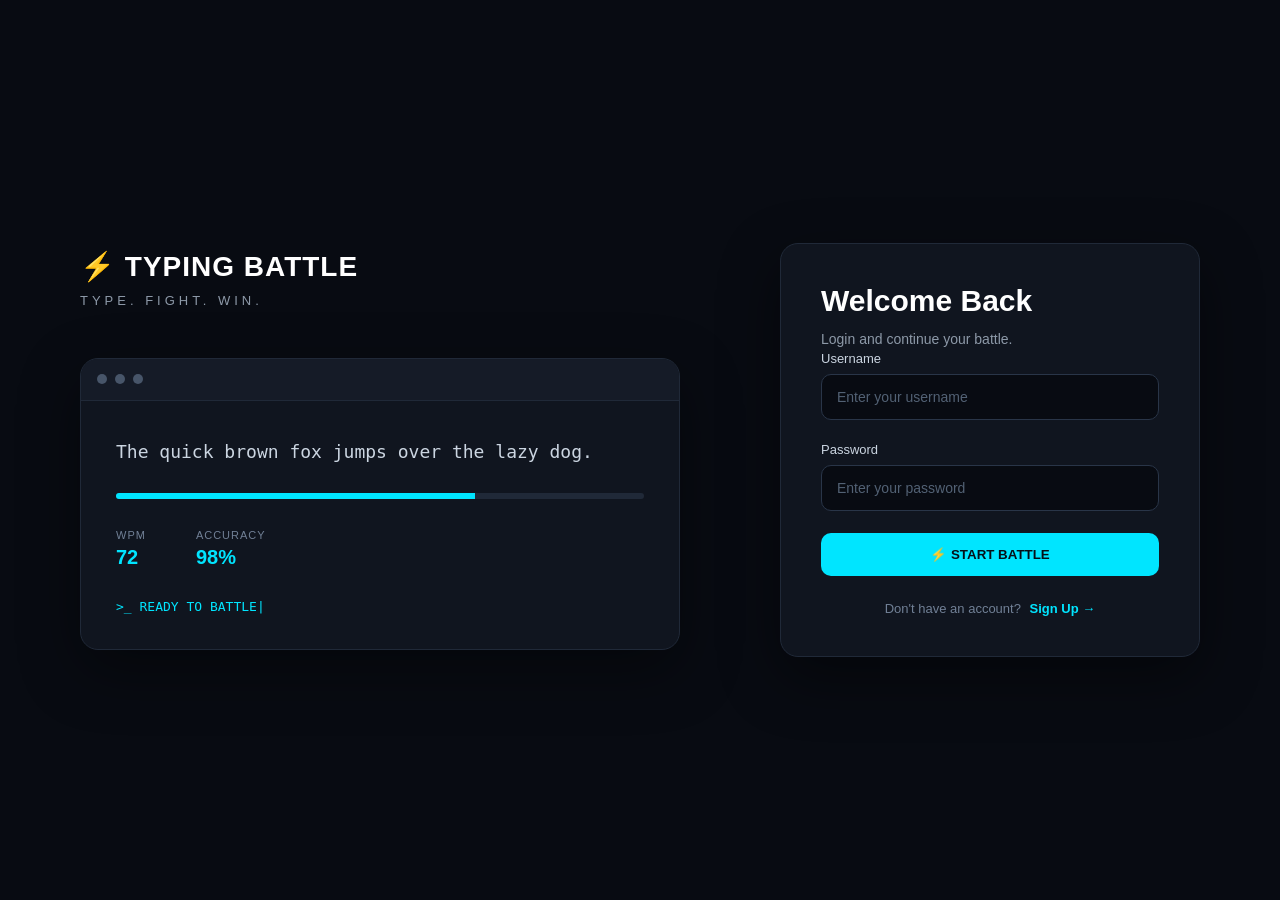
<file: frontend/index.html>
<!DOCTYPE html>
<html lang="en">

<head>
    <meta charset="UTF-8">
    <meta name="viewport" content="width=device-width, initial-scale=1.0">

    <title>Login | Typing Battle</title>

    <link rel="stylesheet" href="css/auth.css">
</head>

<body>

    <main class="auth-page">

        <!-- Typing Preview -->

        <section class="typing-preview">

            <div class="logo">
                <span>⚡</span>
                TYPING BATTLE
            </div>

            <p class="tagline">
                TYPE. FIGHT. WIN.
            </p>


            <div class="typing-card">

                <div class="terminal-header">
                    <span></span>
                    <span></span>
                    <span></span>
                </div>


                <div class="typing-content">

                    <p>
                        The quick brown fox jumps over
                        the lazy dog.
                    </p>


                    <div class="fake-progress">
                        <div class="fake-progress-fill"></div>
                    </div>


                    <div class="stats">

                        <div>
                            <span>WPM</span>
                            <strong>72</strong>
                        </div>

                        <div>
                            <span>ACCURACY</span>
                            <strong>98%</strong>
                        </div>

                    </div>


                    <div class="cursor">
                        &gt;_ READY TO BATTLE<span>|</span>
                    </div>

                </div>

            </div>

        </section>


        <!-- Login Form -->

        <section class="auth-card">

            <div class="form-header">

                <h1>Welcome Back</h1>

                <p>
                    Login and continue your battle.
                </p>

            </div>


            <form id="loginForm">

                <div class="input-group">

                    <label for="username">
                        Username
                    </label>

                    <input
                        type="text"
                        id="username"
                        name="username"
                        placeholder="Enter your username"
                        autocomplete="username"
                        required
                    >

                </div>


                <div class="input-group">

                    <label for="password">
                        Password
                    </label>

                    <input
                        type="password"
                        id="password"
                        name="password"
                        placeholder="Enter your password"
                        autocomplete="current-password"
                        required
                    >

                </div>


                <button
                    type="submit"
                    class="primary-btn"
                >
                    ⚡ START BATTLE
                </button>

            </form>


            <div class="auth-switch">

                <span>
                    Don't have an account?
                </span>

                <a href="signup.html">
                    Sign Up →
                </a>

            </div>

        </section>

    </main>


    <script src="js/auth.js"></script>

</body>

</html>
</file>
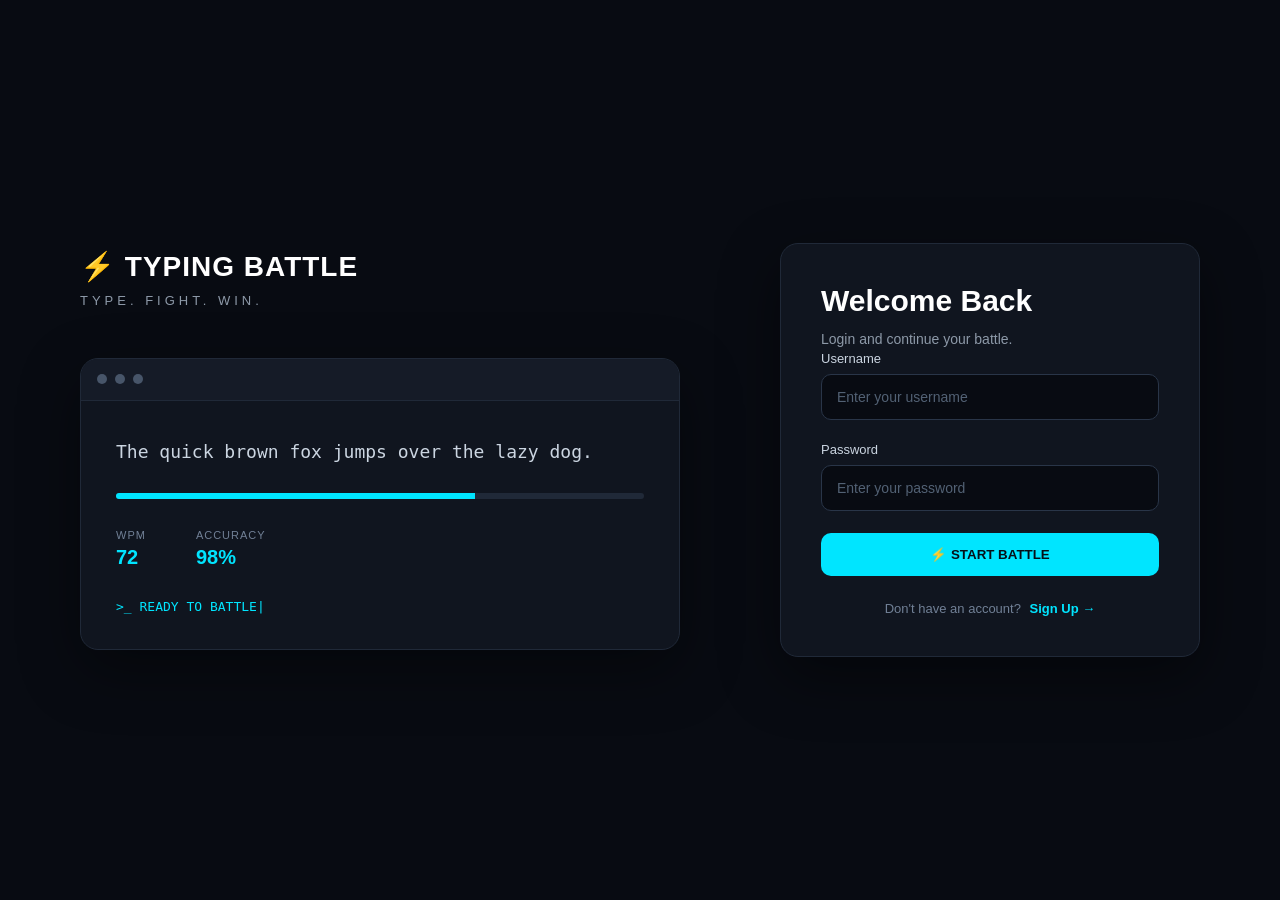
<file: frontend/dashboard.html>
<!DOCTYPE html>
<html lang="en">

<head>
    <meta charset="UTF-8">
    <meta name="viewport" content="width=device-width, initial-scale=1.0">

    <title>Dashboard | Typing Battle</title>

    <link rel="stylesheet" href="css/dashboard.css">
    <style>
    /* =========================
       ABOUT MODAL
    ========================= */

    #aboutModal {
        display: none;

        position: fixed;
        inset: 0;

        z-index: 9999;

        align-items: center;
        justify-content: center;

        padding: 20px;

        background: rgba(0, 0, 0, 0.72);

        backdrop-filter: blur(6px);
    }


    #aboutBox {
        position: relative;

        width: 100%;
        max-width: 520px;
        max-height: 90vh;

        overflow-y: auto;

        padding: 32px;

        border-radius: 24px;

        background: #111827;

        color: white;

        box-shadow:
            0 25px 60px rgba(0, 0, 0, 0.45);

        border: 1px solid rgba(255, 255, 255, 0.1);

        text-align: center;
    }


    /* Close button */

    #aboutCloseBtn {
        position: absolute;

        top: 15px;
        right: 15px;

        width: 38px;
        height: 38px;

        border: none;
        border-radius: 50%;

        background: rgba(255, 255, 255, 0.08);

        color: white;

        font-size: 18px;

        cursor: pointer;

        transition: 0.2s;
    }


    #aboutCloseBtn:hover {
        background: rgba(255, 255, 255, 0.18);

        transform: rotate(90deg);
    }


    /* Header */

    #aboutLogo {
        font-size: 42px;

        margin-bottom: 8px;
    }


    #aboutHeader h2 {
        margin: 0;

        font-size: 28px;
    }


    #aboutHeader p {
        margin-top: 10px;

        color: #9ca3af;

        line-height: 1.5;
    }


    /* Technologies */

    #aboutTech {
        margin-top: 28px;
    }


    #aboutTech h3 {
        margin-bottom: 16px;

        font-size: 20px;
    }


    #aboutTechList {
        display: grid;

        grid-template-columns: repeat(
            2,
            minmax(0, 1fr)
        );

        gap: 12px;

        text-align: left;
    }


    .aboutTechItem {
        display: flex;

        align-items: center;

        gap: 10px;

        padding: 13px;

        border-radius: 12px;

        background: rgba(255, 255, 255, 0.06);

        border: 1px solid rgba(
            255,
            255,
            255,
            0.07
        );

        font-size: 14px;
    }


    /* Developer */

    #aboutDeveloper {
        margin-top: 30px;

        padding-top: 25px;

        border-top: 1px solid rgba(
            255,
            255,
            255,
            0.1
        );
    }


    #aboutDeveloperLabel {
        margin-bottom: 15px;

        color: #9ca3af;

        font-size: 14px;

        text-transform: uppercase;

        letter-spacing: 2px;
    }


    #developerPhoto {
    width: 300px;
    height: 350px;

    margin: 0 auto 15px;

    display: flex;

    align-items: center;
    justify-content: center;

    border-radius: 16px;

    background: rgba(
        255,
        255,
        255,
        0.08
    );

    border: 3px solid rgba(
        255,
        255,
        255,
        0.12
    );

    overflow: hidden;
}

    #aboutDeveloper h3 {
        margin: 8px 0;

        font-size: 22px;
    }


    #aboutDeveloper > p:last-child {
        margin: 0;

        color: #9ca3af;

        font-size: 14px;
    }
    #developerPhoto img {
    width: 100%;
    height: 100%;

    object-fit: cover;

    display: block;
}


    /* Mobile */

    @media (max-width: 600px) {

        #aboutBox {
            padding: 25px 18px;

            border-radius: 20px;
        }


        #aboutHeader h2 {
            font-size: 23px;
        }


        #aboutTechList {
            grid-template-columns: 1fr;
        }

    }
</style>
</head>

<body>

    <header class="topbar">

        <div class="logo">
            ⚡ TYPING BATTLE
        </div>

        <div class="top-actions">

            <span id="usernameDisplay">
                Player
            </span>
            <button id="aboutBtn">About</button>

            <button id="logoutBtn">
                Logout
            </button>

        </div>

    </header>


    <main class="dashboard">

        <section class="welcome-section">

            <p class="small-title">
                PLAYER DASHBOARD
            </p>

            <h1>
                Welcome back,
                <span id="welcomeUsername">Player</span> 👋
            </h1>

            <p>
                Ready to type, fight and win?
            </p>

        </section>


        <!-- Profile -->

        <section class="profile-card">

            <div class="profile-icon">
                👤
            </div>

            <div class="profile-info">

                <h2>My Profile</h2>

                <div class="profile-row">

                    <span>Username</span>

                    <strong id="profileUsername">
                        Loading...
                    </strong>

                </div>


                <div class="profile-row">

                    <span>Game ID</span>

                    <strong id="gameId">
                        Loading...
                    </strong>

                </div>


                <div class="profile-row">

                    <span>Account Created</span>

                    <strong id="createdAt">
                        Loading...
                    </strong>

                </div>

            </div>

        </section>


        <!-- Game -->

        <section class="game-section">

            <div class="section-title">

                <h2>Choose Your Battle</h2>

                <p>
                    Select a game mode and challenge your friend.
                </p>

            </div>


            <div class="game-cards">

                <!-- Fight -->

                <div class="game-card fight-card">

                    <div class="game-icon">
                        ⚔️
                    </div>

                    <h3>FIGHT</h3>

                    <p>
                        Type correctly and damage
                        your opponent's HP.
                    </p>

                    <button
                        class="game-btn"
                        data-game-type="fight"
                    >
                        PLAY FIGHT
                    </button>

                </div>


                <!-- Race -->

                <div class="game-card race-card">

                    <div class="game-icon">
                        🏁
                    </div>

                    <h3>RACE</h3>

                    <p>
                        Type faster and reach
                        the finish line first.
                    </p>

                    <button
                        class="game-btn"
                        data-game-type="race"
                    >
                        PLAY RACE
                    </button>

                </div>

            </div>

        </section>


        <!-- Friends -->

        <section class="friends-section">

            <div>

                <h2>Friends</h2>

                <p>
                    Challenge your friends to a battle.
                </p>

            </div>


            <div class="friend-actions">

                <button
                    id="searchFriendBtn"
                    class="secondary-btn"
                >
                    🔎 Search Friend
                </button>
                <button
                    id="friendListBtn"
                    class="secondary-btn"
                >
                    👥 Friend List
                </button>

            </div>

        </section>

    </main>
    <!-- =========================
     ABOUT MODAL
========================= -->

<div id="aboutModal">

    <div id="aboutBox">

        <button id="aboutCloseBtn" type="button">
            ✕
        </button>

        <div id="aboutHeader">

            <div id="aboutLogo">
                ⚡️
            </div>

            <h2>
                Typing Battle Arena
            </h2>

            <p>
                A real-time multiplayer typing battle game.
            </p>

        </div>


        <div id="aboutTech">

            <h3>
                Built With
            </h3>

            <div id="aboutTechList">

                <div class="aboutTechItem">
                    🐍
                    <span>Python</span>
                </div>

                <div class="aboutTechItem">
                    ⚡
                    <span>FastAPI</span>
                </div>

                <div class="aboutTechItem">
                    🐘
                    <span>PostgreSQL</span>
                </div>

                <div class="aboutTechItem">
                    🔌
                    <span>WebSocket</span>
                </div>

                <div class="aboutTechItem">
                    🌐
                    <span>HTML / CSS / JavaScript</span>
                </div>

                <div class="aboutTechItem">
                    🔐
                    <span>JWT Authentication</span>
                </div>

            </div>

        </div>


        <div id="aboutDeveloper">

            <p id="aboutDeveloperLabel">
                Developer
            </p>

            <div id="developerPhoto">
    <img
        src="assets/race/developer.jpg"
        alt="Htet Wait Aung"
    >
</div>

            <h3>
                Htet Wai Aung
            </h3>

            <p>
                Developer of Typing Battle Arena
            </p>

        </div>

    </div>

</div>

    <script src="js/dashboard.js"></script>
    <script>
    /* =========================
       ABOUT MODAL
    ========================= */

    const aboutBtn =
        document.getElementById("aboutBtn");

    const aboutModal =
        document.getElementById("aboutModal");

    const aboutCloseBtn =
        document.getElementById("aboutCloseBtn");


    /* Open About */

    aboutBtn.addEventListener(
        "click",
        function () {

            aboutModal.style.display = "flex";

        }
    );


    /* Close About */

    aboutCloseBtn.addEventListener(
        "click",
        function () {

            aboutModal.style.display = "none";

        }
    );


    /* Close when clicking outside the box */

    aboutModal.addEventListener(
        "click",
        function (event) {

            if (
                event.target ===
                aboutModal
            ) {

                aboutModal.style.display =
                    "none";

            }

        }
    );


    /* Close with ESC */

    document.addEventListener(
        "keydown",
        function (event) {

            if (
                event.key === "Escape"
            ) {

                aboutModal.style.display =
                    "none";

            }

        }
    );
</script>

</body>

</html>
</file>
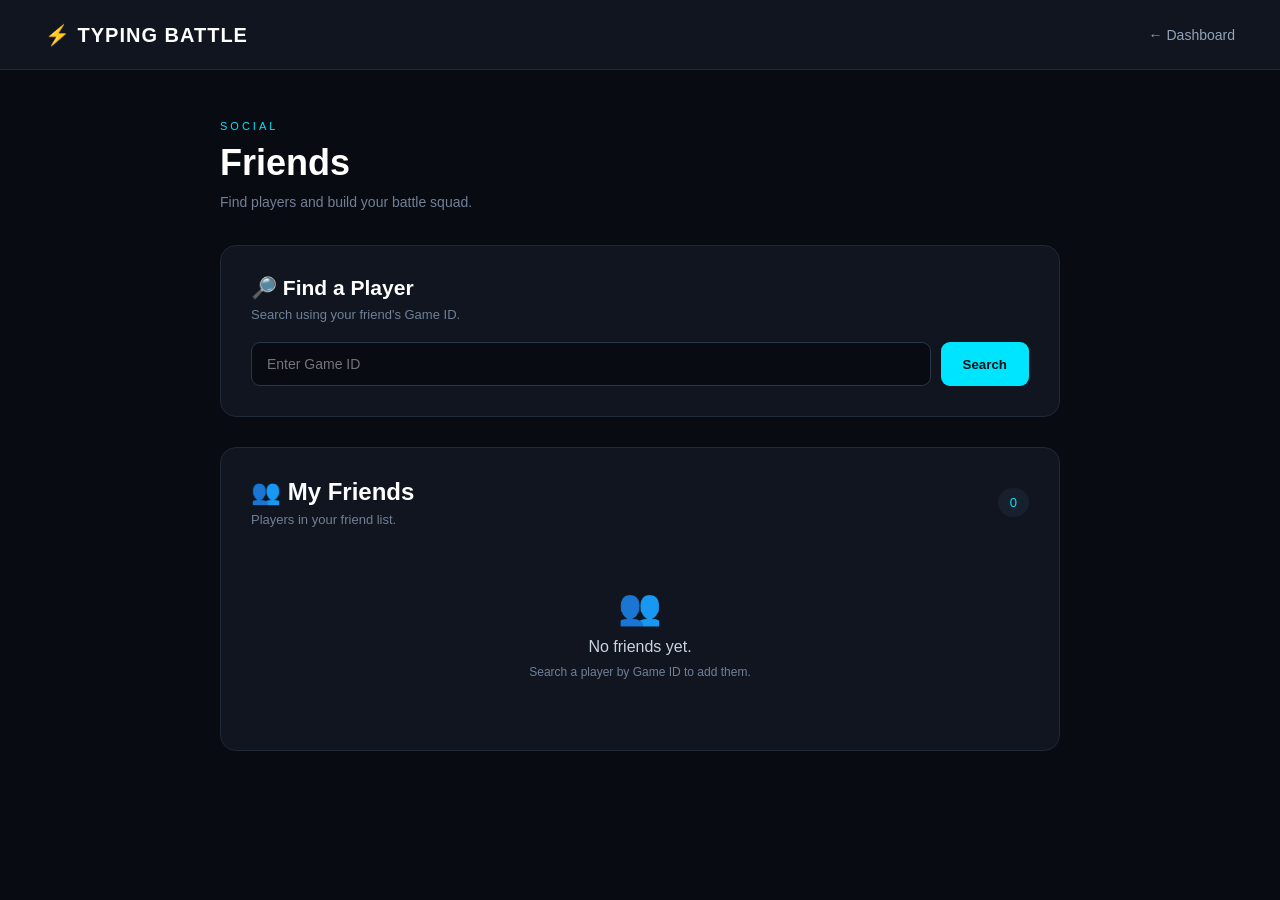
<file: frontend/friends.html>
<!DOCTYPE html>
<html lang="en">

<head>

    <meta charset="UTF-8">

    <meta
        name="viewport"
        content="width=device-width, initial-scale=1.0"
    >

    <title>Friends | Typing Battle</title>

    <link
        rel="stylesheet"
        href="css/friends.css"
    >

</head>


<body>

    <!-- =========================
         TOP BAR
    ========================== -->

    <header class="topbar">

        <div class="logo">
            ⚡ TYPING BATTLE
        </div>

        <a
            href="dashboard.html"
            class="back-btn"
        >
            ← Dashboard
        </a>

    </header>



    <!-- =========================
         MAIN
    ========================== -->

    <main class="friends-page">


        <section class="page-header">

            <p class="small-title">
                SOCIAL
            </p>

            <h1>
                Friends
            </h1>

            <p>
                Find players and build your battle squad.
            </p>

        </section>



        <!-- =========================
             SEARCH FRIEND
        ========================== -->

        <section class="search-card">

            <h2>
                🔎 Find a Player
            </h2>

            <p>
                Search using your friend's Game ID.
            </p>


            <form id="searchForm">

                <div class="search-box">

                    <input
                        type="text"
                        id="gameIdInput"
                        placeholder="Enter Game ID"
                        required
                    >

                    <button
                        type="submit"
                    >
                        Search
                    </button>

                </div>

            </form>


            <!-- Search Result -->

            <div
                id="searchResult"
                class="search-result hidden"
            >

                <div class="player-info">

                    <div class="avatar">
                        👤
                    </div>

                    <div>

                        <h3 id="foundUsername">
                            Username
                        </h3>

                        <p>
                            Game ID:
                            <span id="foundGameId">
                                -
                            </span>
                        </p>

                    </div>

                </div>


                <button
                    id="addFriendBtn"
                    class="add-btn"
                >
                    + Add Friend
                </button>

            </div>

        </section>



        <!-- =========================
             FRIEND LIST
        ========================== -->

        <section class="friends-list-section">

            <div class="section-header">

                <div>

                    <h2>
                        👥 My Friends
                    </h2>

                    <p>
                        Players in your friend list.
                    </p>

                </div>

                <span
                    id="friendCount"
                    class="friend-count"
                >
                    0
                </span>

            </div>


            <div
                id="friendsList"
                class="friends-list"
            >

                <div class="empty-state">

                    <div>
                        👥
                    </div>

                    <p>
                        No friends yet.
                    </p>

                    <span>
                        Search a player by Game ID to add them.
                    </span>

                </div>

            </div>

        </section>

    </main>


    <script src="js/friends.js"></script>

</body>

</html>
</file>
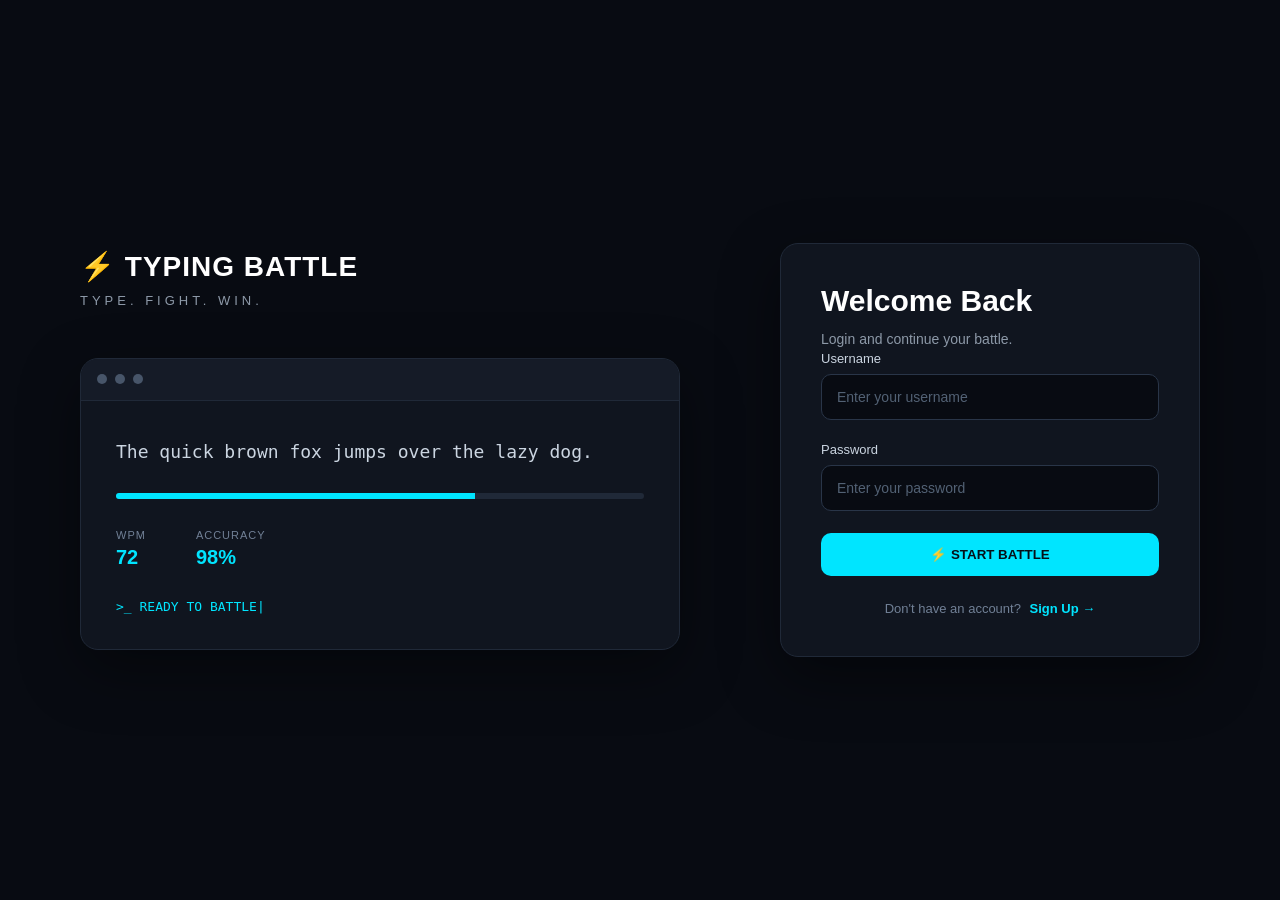
<file: frontend/game.html>
<!DOCTYPE html>
<html lang="en">

<head>

    <meta charset="UTF-8">

    <meta
        name="viewport"
        content="width=device-width, initial-scale=1.0"
    >

    <title>Typing Battle Arena</title>

    <link
        rel="stylesheet"
        href="css/game.css"
    >

</head>


<body>

    <main class="game-container">

        <div id="countdownOverlay" class="countdown-overlay">
        <div id="countdownBox" class="countdown-box">
        <div id="countdownText">3</div>
        </div>
        </div>

        <!-- =========================
             HEADER
        ========================== -->

        <header class="game-header">

            <h1>
                ⚔️ Typing Battle Arena
            </h1>

            <div
                id="gameMode"
                class="game-mode"
            >
                FIGHT
            </div>

        </header>


        <!-- =========================
             PLAYERS
        ========================== -->

        <section class="players-section">


            <!-- PLAYER 1 -->

            <div class="player-card">

                <div class="player-avatar">
                    👑
                </div>

                <div class="player-info">

                    <h2 id="player1Name">
                        You
                    </h2>
                <div class="fight-only">
                    <div class="hp-label">
                        HP
                    </div>

                    <div class="hp-bar">

                        <div
                            id="player1Hp"
                            class="hp-fill"
                        ></div>

                    </div>

                    <div
                        id="player1HpText"
                        class="hp-text"
                    >
                        100 / 100
                    </div>
                </div>

                </div>

            </div>


            <!-- VS -->

            <div class="vs">

                <span>VS</span>

            </div>


            <!-- PLAYER 2 -->

            <div class="player-card">

                <div class="player-avatar">
                    👤
                </div>

                <div class="player-info">

                    <h2 id="player2Name">
                        Opponent
                    </h2>
                <div class="fight-only">
                    <div class="hp-label">
                        HP
                    </div>

                    <div class="hp-bar">

                        <div
                            id="player2Hp"
                            class="hp-fill"
                        ></div>

                    </div>

                    <div
                        id="player2HpText"
                        class="hp-text"
                    >
                        100 / 100
                    </div>
                </div>
                </div>

            </div>

        </section>
        <!-- =========================
     RACE TRACK
========================= -->

<section
    id="raceTrack"
    class="race-track"
>

    <div class="race-road">

        <!-- FINISH LINE -->

        <div class="finish-line">
            🏁
        </div>


        <!-- PLAYER 1 LANE -->

        <div class="race-lane">

            <div class="lane-label">
                <span id="racePlayer1Name">
                    Player 1
                </span>
            </div>

            <img
    id="raceCar1"
    class="race-car"
    src="assets/race/car1.gif"
    alt="Player 1 car"
>

        </div>


        <!-- PLAYER 2 LANE -->

        <div class="race-lane">

            <div class="lane-label">
                <span id="racePlayer2Name">
                    Player 2
                </span>
            </div>

            <img
    id="raceCar2"
    class="race-car"
    src="assets/race/car2.gif"
    alt="Player 2 car"
>

        </div>

    </div>

</section>

        


        <!-- =========================
             TARGET TEXT
        ========================== -->

        <section class="typing-section">

            <div class="section-title">

                <h2>
                    Type the text below
                </h2>

            </div>


            <div
                id="targetText"
                class="target-text"
            >
                The quick brown fox jumps over the lazy dog.
            </div>


            <!-- =========================
                 TYPING INPUT
            ========================== -->

            <textarea
                id="typingInput"
                class="typing-input"
                placeholder="Start typing here..."
                autocomplete="off"
                spellcheck="false"
            ></textarea>


            <!-- =========================
                 PROGRESS
            ========================== -->

            <div class="progress-section">

                <div class="progress-info">
                    <span>
                        Your Progress
                    </span>

                    <span id="yourProgressText">
                        0%
                    </span>

                </div>


                <div class="progress-bar">

                    <div
                        id="yourProgress"
                        class="progress-fill"
                    ></div>

                </div>

            </div>


            <div class="progress-section">

                <div class="progress-info">

                    <span>
                        Opponent Progress
                    </span>

                    <span id="opponentProgressText">
                        0%
                    </span>

                </div>


                <div class="progress-bar">

                    <div
                        id="opponentProgress"
                        class="progress-fill opponent"
                    ></div>

                </div>

            </div>

        </section>


        <!-- =========================
             GAME MESSAGE
        ========================== -->

        <div
            id="gameMessage"
            class="game-message"
        >
            Get ready...
        </div>


    </main>


    <script src="js/game.js"></script>

</body>

</html>
</file>
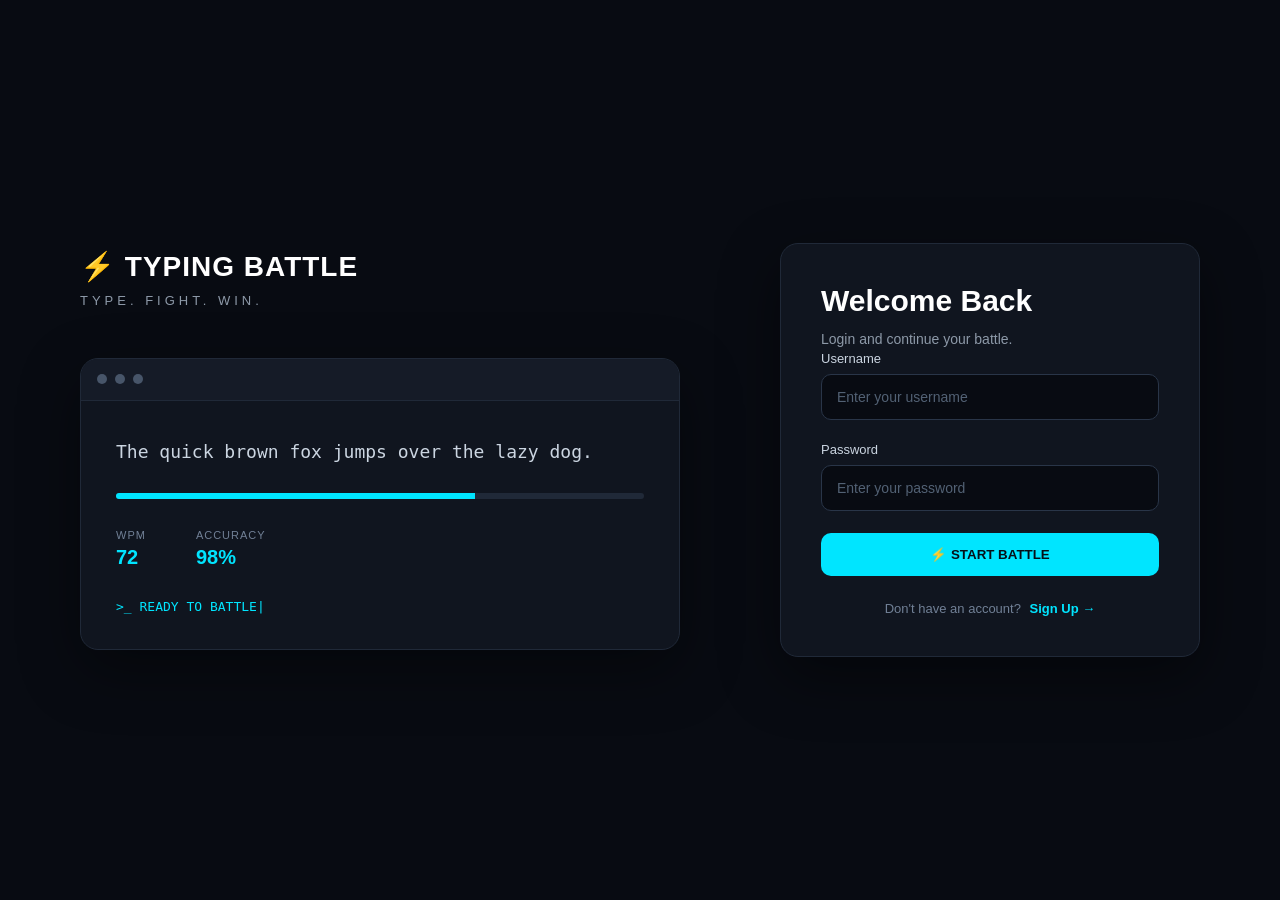
<file: frontend/lobby.html>
<!DOCTYPE html>
<html lang="en">

<head>

    <meta charset="UTF-8">

    <meta
        name="viewport"
        content="width=device-width, initial-scale=1.0"
    >

    <title>Game Lobby | Typing Battle</title>

    <link
        rel="stylesheet"
        href="css/lobby.css"
    >

</head>


<body>

    <!-- =========================
         TOP BAR
    ========================== -->

    <header class="topbar">

        <div class="logo">
            ⚡ TYPING BATTLE
        </div>

        <a
            href="dashboard.html"
            class="back-btn"
        >
            ← Dashboard
        </a>

    </header>



    <!-- =========================
         MAIN
    ========================== -->

    <main class="lobby-page">


        <section class="page-header">

            <p class="small-title">
                MULTIPLAYER
            </p>

            <h1>
                Game Lobby
            </h1>

            

        </section>



        



        <!-- =========================
             CREATE ROOM
        ========================== -->

        <section
            class="room-card"
            id="createSection"
        >

            

            <h1 id="lobbyTitle">
                Game Lobby
            </h1>


            


            <button
                id="createRoomBtn"
                class="primary-btn"
            >
                🎮 Create Room
            </button>

        </section>



        <!-- =========================
             JOIN ROOM
        ========================== -->

        <section class="room-card">

            <h2>
                Join Room
            </h2>

            <p>
                Enter the room code your friend sent you.
            </p>


            <form id="joinForm">

                <div class="join-box">

                    <input
                        type="text"
                        id="roomCodeInput"
                        placeholder="ROOM-XXXXXX"
                        required
                    >

                    <button 
                        type="submit"
                        class="secondary-btn"
                    >
                        Join
                    </button>

                </div>

            </form>

        </section>



        <!-- =========================
             STATUS
        ========================== -->
        <div
            id="lobbyMessage"
            class="lobby-message"
        ></div>
        


        <section class="room-status-card" id="roomStatusSection">

    <p class="small-title">
        YOUR ROOM
    </p>

    <h2 id="roomCodeDisplay">
        ROOM-XXXXXX
    </h2>

    <button
        id="copyRoomBtn"
        class="secondary-btn"
    >
        📋 Copy Room Code
    </button>


    <div class="players-area">

        <div class="player-box">

            <div class="player-icon">
                👑
            </div>

            <h3>You</h3>

            <span id="hostStatus">
                Waiting
            </span>

        </div>


        <div class="vs">
            VS
        </div>


        <div class="player-box">

            <div class="player-icon">
                👤
            </div>

            <h3>Friend</h3>

            <span id="guestStatus">
                Waiting
            </span>

        </div>

    </div>


    <p
        id="waitingMessage"
        class="waiting-message"
    >
        Share the room code with your friend.
    </p>

</section>
<div class="ready-section">

    <button type="button"
        id="readyBtn"
        class="primary-btn"
    >
        READY
    </button>

    <p id="readyMessage">
        Both players must be ready before the game starts.
    </p>
    <button
         type="button"
         id="startGameBtn"
         class="host-only"
         
         >
         START GAME
        </button>

</div>


    </main>


    <script src="js/lobby.js"></script>

</body>

</html>
</file>
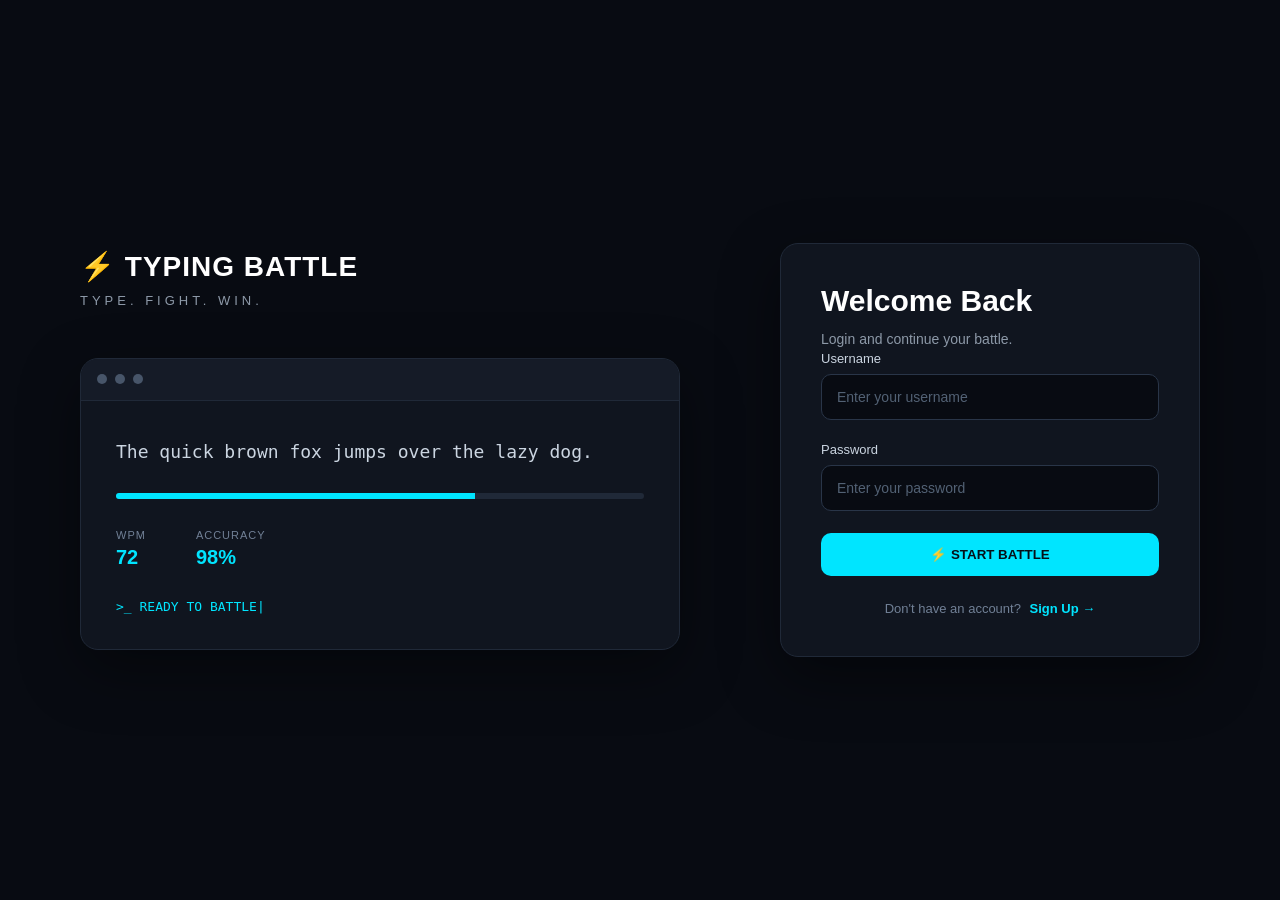
<file: frontend/result.html>
<!DOCTYPE html>
<html lang="en">

<head>

    <meta charset="UTF-8">

    <meta
        name="viewport"
        content="width=device-width, initial-scale=1.0"
    >

    <title>Game Result</title>
    <link
    rel="stylesheet"
    href="css/result.css"
>

</head>

<body>

    <main>

        <h1 id="resultTitle">
            GAME RESULT
        </h1>

        <h2 id="resultMessage">
            Loading...
        </h2>

        <p>
            Game Type:
            <span id="gameType"></span>
        </p>

        <p>
            Room:
            <span id="roomCode"></span>
        </p>

        <p>
            Your Progress:
            <span id="yourProgress"></span>
        </p>

        <p>
            Opponent Progress:
            <span id="opponentProgress"></span>
        </p>

        <p id="yourHpRow">
            Your HP:
            <span id="yourHp"></span>
        </p>

        <p id="opponentHpRow">
            Opponent HP:
            <span id="opponentHp"></span>
        </p>

        <button
            id="dashboardBtn"
            type="button"
        >
            BACK TO DASHBOARD
        </button>

    </main>

    <script src="js/result.js"></script>
    
</body>

</html>
</file>
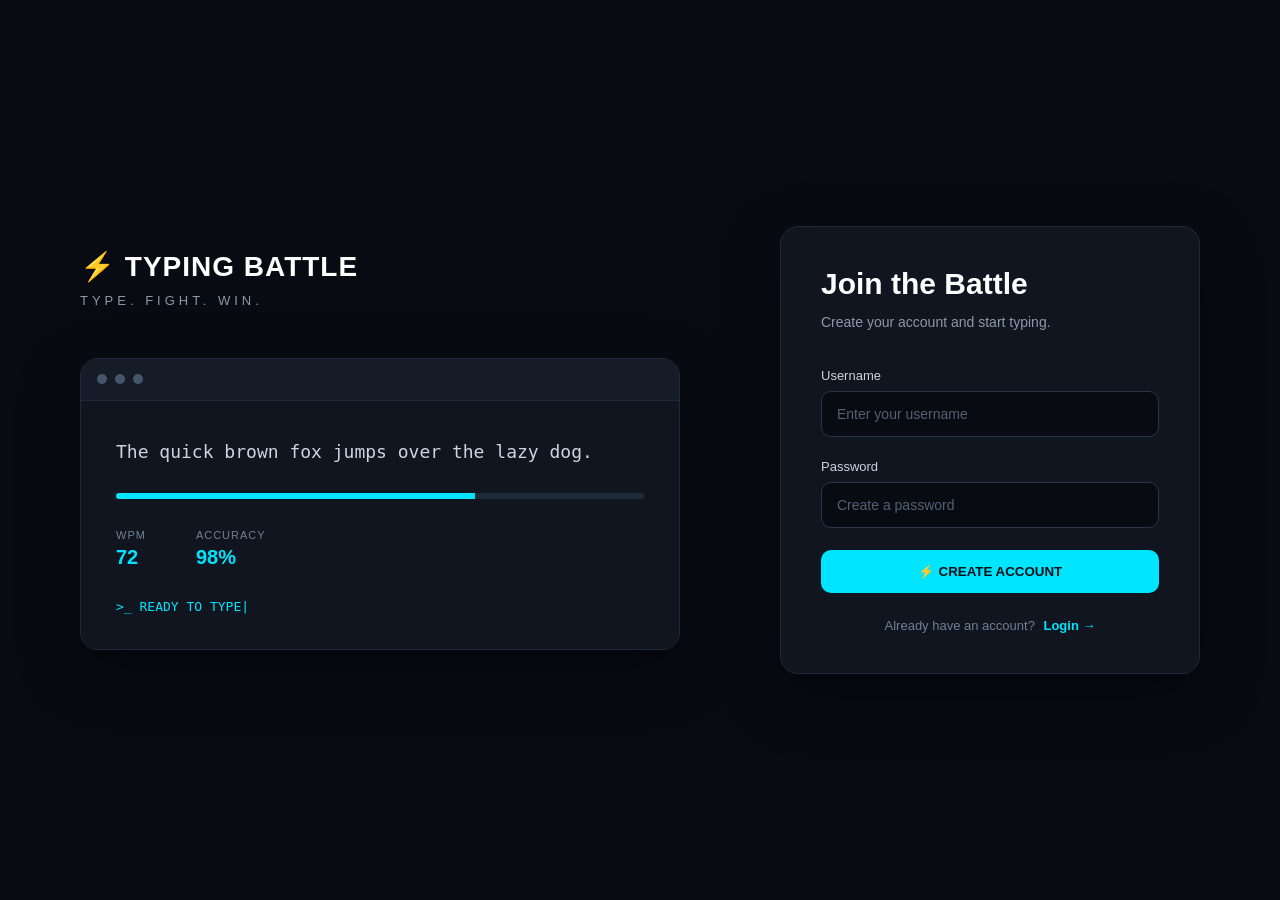
<file: frontend/signup.html>
<!DOCTYPE html>
<html lang="en">
<head>
    <meta charset="UTF-8">
    <meta name="viewport" content="width=device-width, initial-scale=1.0">

    <title>Sign Up | Typing Battle</title>

    <link rel="stylesheet" href="css/auth.css">
</head>

<body>

    <main class="auth-page">

        <!-- Typing Battle Visual -->
        <section class="typing-preview">

            <div class="logo">
                <span>⚡</span>
                TYPING BATTLE
            </div>

            <p class="tagline">
                TYPE. FIGHT. WIN.
            </p>

            <div class="typing-card">

                <div class="terminal-header">
                    <span></span>
                    <span></span>
                    <span></span>
                </div>

                <div class="typing-content">

                    <p>
                        The quick brown fox jumps over
                        the lazy dog.
                    </p>

                    <div class="fake-progress">
                        <div class="fake-progress-fill"></div>
                    </div>

                    <div class="stats">
                        <div>
                            <span>WPM</span>
                            <strong>72</strong>
                        </div>

                        <div>
                            <span>ACCURACY</span>
                            <strong>98%</strong>
                        </div>
                    </div>

                    <div class="cursor">
                        &gt;_ READY TO TYPE<span>|</span>
                    </div>

                </div>

            </div>

        </section>


        <!-- Sign Up Form -->
        <section class="auth-card">

            <div class="form-header">

                <h1>Join the Battle</h1>

                <p>
                    Create your account and start typing.
                </p>

            </div>


            <form id="signupForm">

                <div class="input-group">

                    <label for="username">
                        Username
                    </label>

                    <input
                        type="text"
                        id="username"
                        name="username"
                        placeholder="Enter your username"
                        autocomplete="username"
                        required
                    >

                </div>


                <div class="input-group">

                    <label for="password">
                        Password
                    </label>

                    <input
                        type="password"
                        id="password"
                        name="password"
                        placeholder="Create a password"
                        autocomplete="new-password"
                        required
                    >

                </div>


                <button
                    type="submit"
                    class="primary-btn"
                >
                    ⚡ CREATE ACCOUNT
                </button>

            </form>


            <div class="auth-switch">

                <span>
                    Already have an account?
                </span>

                <a href="index.html">
                    Login →
                </a>

            </div>

        </section>

    </main>


    <script src="js/auth.js"></script>

</body>
</html>
</file>
<file: frontend/css/auth.css>
* {
    margin: 0;
    padding: 0;
    box-sizing: border-box;
}

body {
    min-height: 100vh;

    font-family:
        Arial,
        Helvetica,
        sans-serif;

    background: #080b12;
    color: #ffffff;
}


/* Main Layout */

.auth-page {
    min-height: 100vh;

    display: grid;
    grid-template-columns: 1fr 420px;

    gap: 80px;

    align-items: center;

    max-width: 1200px;
    margin: auto;

    padding: 40px;
}


/* Left Side */

.typing-preview {
    display: flex;
    flex-direction: column;

    justify-content: center;
}


.logo {
    font-size: 28px;
    font-weight: 800;

    letter-spacing: 1px;
}

.logo span {
    color: #00e5ff;
}


.tagline {
    margin-top: 10px;

    color: #8d99a8;

    letter-spacing: 4px;

    font-size: 13px;
}


/* Typing Card */

.typing-card {
    margin-top: 50px;

    max-width: 600px;

    background: #10151f;

    border: 1px solid #202938;

    border-radius: 18px;

    overflow: hidden;

    box-shadow:
        0 20px 60px rgba(0, 0, 0, 0.4);
}


.terminal-header {
    height: 42px;

    display: flex;
    align-items: center;

    gap: 8px;

    padding: 0 16px;

    background: #151b27;

    border-bottom: 1px solid #202938;
}


.terminal-header span {
    width: 10px;
    height: 10px;

    border-radius: 50%;

    background: #475569;
}


.typing-content {
    padding: 35px;
}


.typing-content p {
    color: #cbd5e1;

    font-family: monospace;

    font-size: 18px;

    line-height: 1.8;
}


/* Fake Progress */

.fake-progress {
    width: 100%;
    height: 6px;

    margin-top: 25px;

    background: #202938;

    border-radius: 10px;

    overflow: hidden;
}


.fake-progress-fill {
    width: 68%;
    height: 100%;

    background: #00e5ff;
}


/* Stats */

.stats {
    display: flex;

    gap: 50px;

    margin-top: 30px;
}


.stats div {
    display: flex;
    flex-direction: column;

    gap: 5px;
}


.stats span {
    font-size: 11px;

    color: #718096;

    letter-spacing: 1px;
}


.stats strong {
    font-size: 20px;

    color: #00e5ff;
}


.cursor {
    margin-top: 30px;

    font-family: monospace;

    color: #00e5ff;
}


.cursor span {
    animation: blink 1s infinite;
}


@keyframes blink {

    50% {
        opacity: 0;
    }

}


/* Auth Card */

.auth-card {
    background: #10151f;

    border: 1px solid #202938;

    border-radius: 18px;

    padding: 40px;

    box-shadow:
        0 20px 60px rgba(0, 0, 0, 0.45);
}


.form-header h1 {
    font-size: 30px;

    margin-bottom: 10px;
}


.form-header p {
    color: #8d99a8;

    font-size: 14px;

    line-height: 1.6;
}


/* Inputs */

#signupForm {
    margin-top: 35px;
}


.input-group {
    display: flex;

    flex-direction: column;

    gap: 8px;

    margin-bottom: 22px;
}


.input-group label {
    font-size: 13px;

    color: #cbd5e1;
}


.input-group input {
    width: 100%;

    padding: 14px 15px;

    border-radius: 10px;

    border: 1px solid #293548;

    background: #080b12;

    color: #ffffff;

    outline: none;

    font-size: 14px;

    transition: 0.2s;
}


.input-group input:focus {
    border-color: #00e5ff;

    box-shadow:
        0 0 0 3px rgba(0, 229, 255, 0.08);
}


.input-group input::placeholder {
    color: #526174;
}


/* Button */

.primary-btn {
    width: 100%;

    padding: 14px;

    border: none;

    border-radius: 10px;

    background: #00e5ff;

    color: #061018;

    font-weight: 800;

    cursor: pointer;

    transition: 0.2s;
}


.primary-btn:hover {
    transform: translateY(-2px);

    box-shadow:
        0 8px 25px rgba(0, 229, 255, 0.2);
}


/* Login Link */

.auth-switch {
    margin-top: 25px;

    text-align: center;

    font-size: 13px;

    color: #718096;
}


.auth-switch a {
    margin-left: 5px;

    color: #00e5ff;

    text-decoration: none;

    font-weight: 600;
}


.auth-switch a:hover {
    text-decoration: underline;
}


/* Mobile */

@media (max-width: 850px) {

    .auth-page {
        grid-template-columns: 1fr;

        gap: 30px;

        max-width: 500px;

        padding: 25px;
    }
    .typing-preview {
        align-items: center;

        text-align: center;
    }


    .typing-card {
        margin-top: 30px;
    }


    .auth-card {
        width: 100%;
    }

}


@media (max-width: 500px) {

    .auth-page {
        padding: 18px;
    }


    .typing-card {
        display: none;
    }


    .auth-card {
        padding: 28px 22px;
    }

}
</file>
<file: frontend/css/dashboard.css>
* {
    margin: 0;
    padding: 0;
    box-sizing: border-box;
}

body {
    min-height: 100vh;

    font-family:
        Arial,
        Helvetica,
        sans-serif;

    background: #080b12;

    color: #ffffff;
}


/* =========================
   TOP BAR
========================= */

.topbar {
    height: 70px;

    display: flex;
    align-items: center;
    justify-content: space-between;

    padding: 0 45px;

    background: #10151f;

    border-bottom: 1px solid #202938;
}


.logo {
    font-size: 20px;

    font-weight: 800;

    letter-spacing: 1px;

    color: #ffffff;
}


.top-actions {
    display: flex;

    align-items: center;

    gap: 20px;
}


#usernameDisplay {
    color: #cbd5e1;

    font-size: 14px;
}


#logoutBtn {
    padding: 8px 15px;

    border-radius: 8px;

    border: 1px solid #293548;

    background: transparent;

    color: #cbd5e1;

    cursor: pointer;
}


#logoutBtn:hover {
    border-color: #00e5ff;

    color: #00e5ff;
}


/* =========================
   DASHBOARD
========================= */

.dashboard {
    max-width: 1100px;

    margin: auto;

    padding: 50px 30px;
}


/* =========================
   WELCOME
========================= */

.welcome-section {
    margin-bottom: 35px;
}


.small-title {
    color: #00e5ff;

    font-size: 11px;

    letter-spacing: 3px;

    margin-bottom: 10px;
}


.welcome-section h1 {
    font-size: 36px;

    margin-bottom: 10px;
}


#welcomeUsername {
    color: #00e5ff;
}


.welcome-section p:last-child {
    color: #7f8da3;

    font-size: 14px;
}


/* =========================
   PROFILE
========================= */

.profile-card {
    display: flex;

    align-items: center;

    gap: 25px;

    padding: 28px;

    margin-bottom: 45px;

    background: #10151f;

    border: 1px solid #202938;

    border-radius: 16px;
}


.profile-icon {
    width: 70px;
    height: 70px;

    display: flex;

    align-items: center;
    justify-content: center;

    border-radius: 16px;

    background: #18202d;

    font-size: 30px;
}


.profile-info {
    flex: 1;
}


.profile-info h2 {
    margin-bottom: 15px;

    font-size: 20px;
}


.profile-row {
    display: inline-flex;

    flex-direction: column;

    margin-right: 50px;

    gap: 5px;
}


.profile-row span {
    color: #718096;

    font-size: 11px;

    text-transform: uppercase;

    letter-spacing: 1px;
}


.profile-row strong {
    color: #e2e8f0;

    font-size: 14px;
}


/* =========================
   GAME
========================= */

.game-section {
    margin-bottom: 45px;
}


.section-title {
    margin-bottom: 20px;
}


.section-title h2 {
    font-size: 24px;

    margin-bottom: 7px;
}


.section-title p {
    color: #718096;

    font-size: 13px;
}


.game-cards {
    display: grid;

    grid-template-columns: 1fr 1fr;

    gap: 20px;
}


.game-card {
    padding: 35px;

    border-radius: 16px;

    background: #10151f;

    border: 1px solid #202938;

    transition: 0.2s;
}


.game-card:hover {
    transform: translateY(-4px);

    border-color: #334155;
}


.game-icon {
    font-size: 35px;

    margin-bottom: 15px;
}


.game-card h3 {
    font-size: 22px;

    margin-bottom: 10px;
}


.game-card p {
    color: #718096;

    font-size: 13px;

    line-height: 1.6;

    max-width: 350px;

    margin-bottom: 25px;
}


.game-btn {
    padding: 12px 20px;

    border: none;

    border-radius: 9px;

    background: #00e5ff;

    color: #061018;

    font-weight: 800;

    cursor: pointer;
}


.game-btn:hover {
    box-shadow:
        0 8px 25px rgba(0, 229, 255, 0.18);
}


/* =========================
   FRIENDS
========================= */

.friends-section {
    display: flex;

    align-items: center;

    justify-content: space-between;

    gap: 20px;

    padding: 25px;

    background: #10151f;

    border: 1px solid #202938;

    border-radius: 16px;
}


.friends-section h2 {
    font-size: 20px;

    margin-bottom: 6px;
}


.friends-section p {
    color: #718096;

    font-size: 13px;
}


.friend-actions {
    display: flex;

    gap: 10px;
}
.secondary-btn {
    padding: 10px 15px;

    border-radius: 9px;

    border: 1px solid #293548;

    background: #151b27;

    color: #cbd5e1;

    cursor: pointer;
}


.secondary-btn:hover {
    border-color: #00e5ff;

    color: #00e5ff;
}


/* =========================
   MOBILE
========================= */

@media (max-width: 750px) {

    .topbar {
        padding: 0 20px;
    }


    .dashboard {
        padding: 35px 20px;
    }


    .welcome-section h1 {
        font-size: 28px;
    }


    .profile-card {
        align-items: flex-start;
    }


    .profile-row {
        margin-bottom: 15px;

        margin-right: 25px;
    }


    .game-cards {
        grid-template-columns: 1fr;
    }


    .friends-section {
        flex-direction: column;

        align-items: flex-start;
    }


    .friend-actions {
        width: 100%;
    }


    .secondary-btn {
        flex: 1;
    }

}


@media (max-width: 500px) {

    .logo {
        font-size: 16px;
    }


    #usernameDisplay {
        display: none;
    }


    .profile-card {
        flex-direction: column;
    }


    .friend-actions {
        flex-direction: column;

        width: 100%;
    }

}
</file>
<file: frontend/css/friends.css>
* {
    margin: 0;
    padding: 0;
    box-sizing: border-box;
}


body {
    min-height: 100vh;

    background: #080b12;

    color: #ffffff;

    font-family:
        Arial,
        Helvetica,
        sans-serif;
}


/* =========================
   TOP BAR
========================= */

.topbar {
    height: 70px;

    display: flex;

    align-items: center;

    justify-content: space-between;

    padding: 0 45px;

    background: #10151f;

    border-bottom: 1px solid #202938;
}


.logo {
    font-size: 20px;

    font-weight: 800;

    letter-spacing: 1px;
}


.back-btn {
    color: #94a3b8;

    text-decoration: none;

    font-size: 14px;
}


.back-btn:hover {
    color: #00e5ff;
}


/* =========================
   PAGE
========================= */

.friends-page {
    max-width: 900px;

    margin: auto;

    padding: 50px 30px;
}


.page-header {
    margin-bottom: 35px;
}


.small-title {
    color: #00e5ff;

    font-size: 11px;

    letter-spacing: 3px;

    margin-bottom: 10px;
}


.page-header h1 {
    font-size: 36px;

    margin-bottom: 10px;
}


.page-header p:last-child {
    color: #718096;

    font-size: 14px;
}


/* =========================
   SEARCH
========================= */

.search-card {
    padding: 30px;

    margin-bottom: 30px;

    background: #10151f;

    border: 1px solid #202938;

    border-radius: 16px;
}


.search-card h2 {
    font-size: 21px;

    margin-bottom: 7px;
}


.search-card > p {
    color: #718096;

    font-size: 13px;

    margin-bottom: 20px;
}


.search-box {
    display: flex;

    gap: 10px;
}


.search-box input {
    flex: 1;

    padding: 13px 15px;

    border: 1px solid #293548;

    border-radius: 9px;

    outline: none;

    background: #080b12;

    color: #ffffff;

    font-size: 14px;
}


.search-box input:focus {
    border-color: #00e5ff;
}


.search-box button {
    padding: 0 22px;

    border: none;

    border-radius: 9px;

    background: #00e5ff;

    color: #061018;

    font-weight: 800;

    cursor: pointer;
}


/* =========================
   SEARCH RESULT
========================= */

.search-result {
    display: flex;

    align-items: center;

    justify-content: space-between;

    gap: 20px;

    margin-top: 20px;

    padding: 18px;

    border-radius: 12px;

    background: #151b27;

    border: 1px solid #293548;
}


.player-info {
    display: flex;

    align-items: center;

    gap: 15px;
}


.avatar {
    width: 48px;
    height: 48px;

    display: flex;

    align-items: center;
    justify-content: center;

    border-radius: 12px;

    background: #202938;

    font-size: 22px;
}


.player-info h3 {
    margin-bottom: 5px;
}


.player-info p {
    color: #718096;

    font-size: 12px;
}


.add-btn {
    padding: 10px 16px;

    border: none;

    border-radius: 8px;

    background: #00e5ff;

    color: #061018;

    font-weight: 800;

    cursor: pointer;
}


/* =========================
   FRIEND LIST
========================= */

.friends-list-section {
    padding: 30px;

    background: #10151f;

    border: 1px solid #202938;

    border-radius: 16px;
}


.section-header {
    display: flex;

    justify-content: space-between;

    align-items: center;

    margin-bottom: 20px;
}


.section-header h2 {
    margin-bottom: 6px;
}


.section-header p {
    color: #718096;

    font-size: 13px;
}


.friend-count {
    padding: 7px 12px;

    border-radius: 20px;

    background: #18202d;

    color: #00e5ff;

    font-size: 13px;
}


/* =========================
   EMPTY
========================= */

.empty-state {
    padding: 40px 20px;

    text-align: center;

    color: #718096;
}


.empty-state div {
    font-size: 35px;

    margin-bottom: 10px;
}


.empty-state p {
    color: #cbd5e1;

    margin-bottom: 6px;
}


.empty-state span {
    font-size: 12px;
}


/* =========================
   HIDDEN
========================= */

.hidden {
    display: none;
}


/* =========================
   MOBILE
========================= */

@media (max-width: 600px) {

    .topbar {
        padding: 0 20px;
    }
    .friends-page {
        padding: 35px 20px;
    }


    .search-box {
        flex-direction: column;
    }


    .search-box button {
        padding: 12px;
    }


    .search-result {
        align-items: flex-start;

        flex-direction: column;
    }


    .add-btn {
        width: 100%;
    }

}
</file>
<file: frontend/css/game.css>
* {
    box-sizing: border-box;
    margin: 0;
    padding: 0;
}


body {

    min-height: 100vh;

    font-family:
        Arial,
        Helvetica,
        sans-serif;

    background:
        linear-gradient(
            135deg,
            #0f172a,
            #1e1b4b,
            #312e81
        );

    color: white;

}


.game-container {

    width: min(
        1100px,
        92%
    );

    margin: 0 auto;

    padding: 30px 0 50px;

}


/* =========================
   HEADER
========================= */

.game-header {

    display: flex;

    justify-content: space-between;

    align-items: center;

    margin-bottom: 35px;

}


.game-header h1 {

    font-size: 30px;

}


.game-mode {

    padding: 10px 18px;

    border-radius: 20px;

    background: rgba(
        255,
        255,
        255,
        0.1
    );

    font-weight: bold;

}


/* =========================
   PLAYERS
========================= */

.players-section {

    display: grid;

    grid-template-columns:
        1fr
        auto
        1fr;

    gap: 25px;

    align-items: center;

}


.player-card {

    display: flex;

    align-items: center;

    gap: 18px;

    padding: 22px;

    border-radius: 18px;

    background: rgba(
        255,
        255,
        255,
        0.08
    );

    border: 1px solid rgba(
        255,
        255,
        255,
        0.12
    );

}


.player-avatar {

    width: 65px;
    height: 65px;

    display: flex;

    align-items: center;
    justify-content: center;

    border-radius: 50%;

    background: rgba(
        255,
        255,
        255,
        0.12
    );

    font-size: 30px;

}


.player-info {

    flex: 1;

}


.player-info h2 {

    margin-bottom: 10px;

    font-size: 20px;

}


.hp-label {

    font-size: 12px;

    opacity: 0.7;

    margin-bottom: 5px;

}


.hp-bar {

    width: 100%;

    height: 12px;

    overflow: hidden;

    border-radius: 20px;

    background: rgba(
        0,
        0,
        0,
        0.3
    );

}


.hp-fill {

    width: 100%;

    height: 100%;

    border-radius: inherit;

    background: #22c55e;

    transition:
        width 0.3s ease;

}


.hp-text {

    margin-top: 5px;

    font-size: 12px;

    opacity: 0.7;

}


.vs {

    font-size: 28px;

    font-weight: 900;

}


/* =========================
   TIMER
========================= */

.timer-section {

    text-align: center;

    margin: 35px 0;

}


.timer-label {

    font-size: 12px;

    opacity: 0.6;

    letter-spacing: 2px;

}


.timer {

    margin-top: 5px;

    font-size: 48px;

    font-weight: 900;

}


/* =========================
   TYPING
========================= */

.typing-section {

    padding: 30px;

    border-radius: 22px;

    background: rgba(
        255,
        255,
        255,
        0.07
    );

}


.section-title {

    margin-bottom: 20px;

}


.target-text {

    min-height: 120px;

    padding: 25px;

    margin-bottom: 20px;

    border-radius: 15px;

    background: rgba(
        0,
        0,
        0,
        0.25
    );

    font-size: 22px;

    line-height: 1.7;

}


.typing-input {

    width: 100%;

    min-height: 130px;

    padding: 18px;

    resize: vertical;

    border: 2px solid rgba(
        255,
        255,
        255,
        0.15
    );

    border-radius: 15px;

    outline: none;

    background: rgba(
        0,
        0,
        0,
        0.2
    );

    color: white;

    font-size: 18px;

}


.typing-input:focus {

    border-color: #818cf8;

}


/* =========================
   PROGRESS
========================= */

.progress-section {

    margin-top: 25px;

}


.progress-info {

    display: flex;

    justify-content: space-between;

    margin-bottom: 8px;

    font-size: 14px;

}


.progress-bar {

    width: 100%;

    height: 10px;

    overflow: hidden;

    border-radius: 20px;

    background: rgba(
        0,
        0,
        0,
        0.3
    );

}


.progress-fill {

    width: 0%;

    height: 100%;

    border-radius: inherit;

    background: #818cf8;
    transition:
        width 0.2s ease;

}


.progress-fill.opponent {

    background: #f43f5e;

}


/* =========================
   MESSAGE
========================= */

.game-message {

    margin-top: 25px;

    text-align: center;

    font-size: 18px;

    font-weight: bold;

    opacity: 0.8;

}


/* =========================
   MOBILE
========================= */

@media (
    max-width: 700px
) {

    .game-header {

        flex-direction: column;

        gap: 15px;

        text-align: center;

    }


    .players-section {

        grid-template-columns: 1fr;

    }


    .vs {

        text-align: center;

    }


    .target-text {

        font-size: 18px;

    }

}
/* =================================
   COUNTDOWN OVERLAY
================================= */

.countdown-overlay {
    position: fixed;

    inset: 0;

    z-index: 9999;

    display: flex;

    justify-content: center;

    align-items: center;

    background:
        rgba(5, 8, 20, 0.78);

    backdrop-filter: blur(8px);
}


/* =================================
   COUNTDOWN BOX
================================= */

.countdown-box {

    width: 220px;

    height: 220px;

    display: flex;

    justify-content: center;

    align-items: center;

    border-radius: 28px;

    background:
        rgba(255, 255, 255, 0.08);

    border:
        2px solid
        rgba(255, 255, 255, 0.25);

    box-shadow:
        0 0 40px
        rgba(88, 101, 242, 0.45);

    backdrop-filter: blur(20px);

}


/* =================================
   COUNTDOWN NUMBER
================================= */

#countdownText {

    font-size: 110px;

    font-weight: 900;

    line-height: 1;

    color: #ffffff;

    text-shadow:
        0 0 15px
        rgba(255, 255, 255, 0.7),

        0 0 35px
        rgba(88, 101, 242, 0.8);

}


/* =================================
   MOBILE
================================= */

@media (max-width: 600px) {

    .countdown-box {

        width: 170px;

        height: 170px;

        border-radius: 22px;

    }

    #countdownText {

        font-size: 85px;

    }

}
/* =========================
   RACE TRACK
========================= */

.race-track {
    display: none;
    width: 100%;
    margin-top: 25px;
}


.race-road {
    position: relative;

    width: 100%;
    height: 320px;

    overflow: hidden;

    border-radius: 20px;

    background-image:
        url("../assets/race/race-background.png");

    background-size: cover;

    background-position: center;

    background-repeat: no-repeat;

    box-shadow:
        0 15px 40px
        rgba(0, 0, 0, 0.35);
}

/* ROAD */

.race-road::after {
    display: none;
}


/* FINISH */

.finish-line {
    position: absolute;

    right: 25px;
    top: 0;

    width: 45px;
    height: 100%;

    display: flex;
    align-items: center;
    justify-content: center;

    writing-mode: vertical-rl;

    font-size: 30px;

    background:
        repeating-linear-gradient(
            45deg,
            #fff 0,
            #fff 10px,
            #111 10px,
            #111 20px
        );

    z-index: 5;
}


/* LANES */

.race-lane {
    position: relative;

    height: 120px;

    border-bottom:
        2px dashed
        rgba(255,255,255,0.3);

    z-index: 3;
}


/* PLAYER NAME */

.lane-label {
    position: absolute;

    top: 8px;
    left: 15px;

    padding: 5px 12px;

    border-radius: 20px;

    background:
        rgba(0,0,0,0.55);

    color: white;

    font-size: 13px;

    z-index: 10;
}


/* TEMP CAR */

.race-car {
    position: absolute;

    left: 20px;
    bottom: 8px;

    width: 100px;
    height: auto;

    object-fit: contain;

    z-index: 8;

    transition:
        left 0.25s ease-out;

    pointer-events: none;
}
</file>
<file: frontend/css/lobby.css>
* {
    margin: 0;
    padding: 0;
    box-sizing: border-box;
}


body {
    min-height: 100vh;

    background: #080b12;

    color: #ffffff;

    font-family:
        Arial,
        Helvetica,
        sans-serif;
}


/* =========================
   TOP BAR
========================= */

.topbar {
    height: 70px;

    display: flex;

    align-items: center;

    justify-content: space-between;

    padding: 0 45px;

    background: #10151f;

    border-bottom: 1px solid #202938;
}


.logo {
    font-size: 20px;

    font-weight: 800;

    letter-spacing: 1px;
}


.back-btn {
    color: #94a3b8;

    text-decoration: none;

    font-size: 14px;
}


.back-btn:hover {
    color: #00e5ff;
}


/* =========================
   PAGE
========================= */

.lobby-page {
    max-width: 900px;

    margin: auto;

    padding: 50px 30px;
}


.page-header {
    margin-bottom: 35px;
}


.small-title {
    color: #00e5ff;

    font-size: 11px;

    letter-spacing: 3px;

    margin-bottom: 10px;
}


.page-header h1 {
    font-size: 36px;

    margin-bottom: 10px;
}


.page-header p:last-child {
    color: #718096;

    font-size: 14px;
}


/* =========================
   MODE
========================= */

.mode-section {
    margin-bottom: 25px;
}


.mode-section h2 {
    margin-bottom: 15px;
}


.mode-grid {
    display: grid;

    grid-template-columns:
        repeat(2, 1fr);

    gap: 15px;
}


.mode-card {
    padding: 25px;

    text-align: left;

    border: 2px solid #202938;

    border-radius: 16px;

    background: #10151f;

    color: white;

    cursor: pointer;

    transition: 0.2s;
}


.mode-card:hover {
    border-color: #00e5ff;

    transform: translateY(-2px);
}


.mode-card.selected {
    border-color: #00e5ff;

    background: #111d26;
}


.mode-icon {
    font-size: 32px;

    margin-bottom: 12px;
}


.mode-card h3 {
    margin-bottom: 8px;
}


.mode-card p {
    color: #718096;

    font-size: 13px;

    line-height: 1.5;
}


/* =========================
   ROOM CARD
========================= */

.room-card {
    padding: 30px;

    margin-top: 20px;

    background: #10151f;

    border: 1px solid #202938;

    border-radius: 16px;
}


.room-card h2 {
    margin-bottom: 8px;
}


.room-card > p {
    color: #718096;

    font-size: 13px;

    margin-bottom: 20px;
}


.selected-mode {
    padding: 12px 15px;

    margin-bottom: 15px;

    border-radius: 9px;

    background: #080b12;

    border: 1px solid #202938;

    color: #00e5ff;

    font-size: 14px;
}


/* =========================
   BUTTONS
========================= */

.primary-btn,
.secondary-btn {
    padding: 12px 20px;

    border: none;

    border-radius: 9px;

    font-weight: 800;

    cursor: pointer;
}


.primary-btn {
    background: #00e5ff;

    color: #061018;
}

.secondary-btn {
    background: #202938;

    color: white;
}


.primary-btn:hover {
    opacity: 0.9;
}


.secondary-btn:hover {
    background: #293548;
}


/* =========================
   JOIN
========================= */

.join-box {
    display: flex;

    gap: 10px;
}


.join-box input {
    flex: 1;

    padding: 13px 15px;

    background: #080b12;

    color: white;

    border: 1px solid #293548;

    border-radius: 9px;

    outline: none;
}


.join-box input:focus {
    border-color: #00e5ff;
}


/* =========================
   MESSAGE
========================= */

.lobby-message {
    margin-top: 20px;

    padding: 15px;

    border-radius: 10px;

    background: #10151f;

    color: #94a3b8;

    display: none;
}

/* =========================
   START GAME BUTTON
   ========================= */

#startGameBtn {
    display: none;

    margin: 25px auto;
    padding: 15px 45px;

    border: none;
    border-radius: 14px;

    background: linear-gradient(
        135deg,
        #ff416c,
        #ff4b2b
    );

    color: white;

    font-size: 18px;
    font-weight: 800;
    letter-spacing: 1px;

    cursor: pointer;

    box-shadow:
        0 8px 25px rgba(255, 65, 108, 0.35);

    transition:
        transform 0.2s ease,
        box-shadow 0.2s ease,
        filter 0.2s ease;
}


/* Hover */

#startGameBtn:hover {

    transform: translateY(-3px);

    box-shadow:
        0 12px 35px rgba(255, 65, 108, 0.5);

    filter: brightness(1.08);
}


/* Click */

#startGameBtn:active {

    transform: translateY(1px);

    box-shadow:
        0 5px 15px rgba(255, 65, 108, 0.3);
}


/* Disabled */

#startGameBtn:disabled {

    opacity: 0.5;

    cursor: not-allowed;

    transform: none;

    box-shadow: none;
}

/* =========================
   MOBILE
========================= */

@media (max-width: 600px) {

    .topbar {
        padding: 0 20px;
    }


    .lobby-page {
        padding: 35px 20px;
    }


    .mode-grid {
        grid-template-columns: 1fr;
    }


    .join-box {
        flex-direction: column;
    }


    .join-box button {
        width: 100%;
    }

}
.room-status-card {
    margin-top: 25px;

    padding: 35px;

    text-align: center;

    background: #10151f;

    border: 1px solid #202938;

    border-radius: 16px;
}


.room-status-card h2 {
    margin: 10px 0 20px;

    font-size: 30px;

    letter-spacing: 2px;

    color: #00e5ff;
}


.players-area {
    display: flex;

    align-items: center;

    justify-content: center;

    gap: 30px;

    margin-top: 35px;
}


.player-box {
    min-width: 150px;

    padding: 20px;

    background: #080b12;

    border: 1px solid #202938;

    border-radius: 12px;
}


.player-icon {
    font-size: 30px;

    margin-bottom: 10px;
}


.player-box h3 {
    margin-bottom: 8px;
}


.player-box span {
    color: #718096;

    font-size: 13px;
}


.vs {
    color: #718096;

    font-weight: 800;

    font-size: 14px;
}


.waiting-message {
    margin-top: 25px;

    color: #718096;

    font-size: 13px;
}

.host-only {
    display: none;
}

@media (max-width: 600px) {

    .players-area {
        gap: 10px;
    }

    .player-box {
        min-width: 110px;
    }

}
</file>
<file: frontend/css/result.css>
/* =================================
   RESULT PAGE
================================= */

* {
    margin: 0;
    padding: 0;
    box-sizing: border-box;
}

body {
    min-height: 100vh;

    display: flex;
    justify-content: center;
    align-items: center;

    padding: 30px 15px;

    font-family:
        Arial,
        Helvetica,
        sans-serif;

    background:
        radial-gradient(
            circle at top,
            #263b73 0%,
            #11182e 45%,
            #070b18 100%
        );

    color: #ffffff;
}


/* =================================
   MAIN CARD
================================= */

main {
    width: 100%;
    max-width: 650px;

    padding: 40px;

    border-radius: 24px;

    background:
        rgba(255, 255, 255, 0.08);

    border:
        1px solid
        rgba(255, 255, 255, 0.15);

    box-shadow:
        0 25px 60px
        rgba(0, 0, 0, 0.45);

    backdrop-filter: blur(15px);

    text-align: center;
}


/* =================================
   TITLE
================================= */

#resultTitle {
    font-size: 42px;

    margin-bottom: 12px;

    font-weight: 800;

    letter-spacing: 1px;
}


/* =================================
   RESULT MESSAGE
================================= */

#resultMessage {
    margin-bottom: 35px;

    font-size: 18px;

    font-weight: 400;

    color: #cbd5ff;
}


/* =================================
   RESULT INFO
================================= */

main > p {
    display: flex;

    justify-content: space-between;
    align-items: center;

    margin: 12px 0;

    padding: 15px 18px;

    border-radius: 12px;

    background:
        rgba(255, 255, 255, 0.06);

    border:
        1px solid
        rgba(255, 255, 255, 0.08);

    color: #c7d0e8;

    font-size: 16px;
}


/* =================================
   VALUES
================================= */

main > p span {
    font-weight: 700;

    color: #ffffff;
}


/* =================================
   DASHBOARD BUTTON
================================= */

#dashboardBtn {
    width: 100%;

    margin-top: 30px;

    padding: 15px 20px;

    border: none;

    border-radius: 12px;

    background:
        linear-gradient(
            135deg,
            #5865f2,
            #7c3aed
        );

    color: white;

    font-size: 16px;

    font-weight: 700;

    letter-spacing: 0.5px;

    cursor: pointer;

    transition:
        transform 0.2s ease,
        box-shadow 0.2s ease;
}


#dashboardBtn:hover {

    transform:
        translateY(-2px);

    box-shadow:
        0 10px 25px
        rgba(88, 101, 242, 0.4);
}


#dashboardBtn:active {

    transform:
        translateY(0);
}


/* =================================
   MOBILE
================================= */

@media (max-width: 600px) {

    body {
        padding: 20px 12px;
    }

    main {
        padding: 28px 20px;

        border-radius: 20px;
    }

    #resultTitle {
        font-size: 32px;
    }

    #resultMessage {
        font-size: 16px;
    }

    main > p {
        font-size: 14px;

        padding: 13px 14px;
    }

}
</file>
